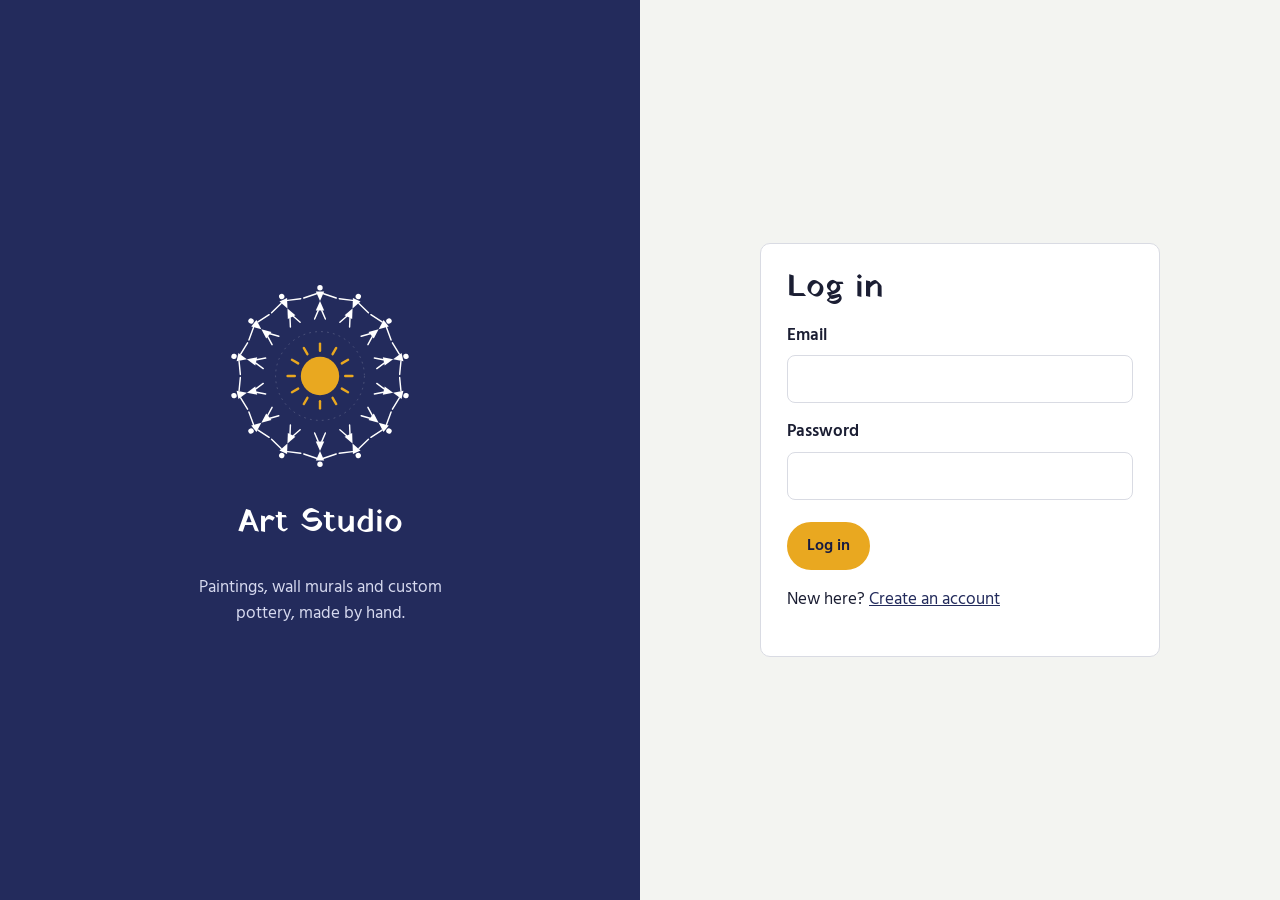
<file: static/login.html>
<!DOCTYPE html>
<html lang="en">
<head>
  <meta charset="utf-8"><meta name="viewport" content="width=device-width, initial-scale=1">
  <link rel="preconnect" href="https://fonts.googleapis.com"><link rel="preconnect" href="https://fonts.gstatic.com" crossorigin>
  <link href="https://fonts.googleapis.com/css2?family=Hind:wght@400;600&family=Yatra+One&display=swap" rel="stylesheet">
  <link rel="stylesheet" href="style.css">
  <title>Log in - Art Studio</title>
</head>
<body>
  <div class="auth">
    <div class="auth-art">
      <div id="art"></div>
      <h2>Art Studio</h2>
      <p>Paintings, wall murals and custom pottery, made by hand.</p>
    </div>
    <div class="auth-form">
      <div class="panel">
        <h1 style="font-size:2rem">Log in</h1>
        <label>Email <input type="email" id="email" autocomplete="email"></label>
        <label>Password <input type="password" id="password" autocomplete="current-password"></label>
        <div class="actions-row"><button class="btn primary" id="loginBtn">Log in</button></div>
        <p>New here? <a href="register.html">Create an account</a></p>
      </div>
    </div>
  </div>
  <div id="message"></div>
  <script src="app.js"></script>
  <script>
    document.getElementById("art").innerHTML = dancersSvg();

    async function logIn() {
      try {
        await api("/login", "POST", {
          email: document.getElementById("email").value,
          password: document.getElementById("password").value,
        });
        window.location.href = "index.html";
      } catch (e) {
        showMessage("message", e.message, true);
      }
    }
    document.getElementById("loginBtn").onclick = logIn;
    document.getElementById("password").onkeydown = function (e) { if (e.key === "Enter") logIn(); };
  </script>
</body>
</html>
</file>
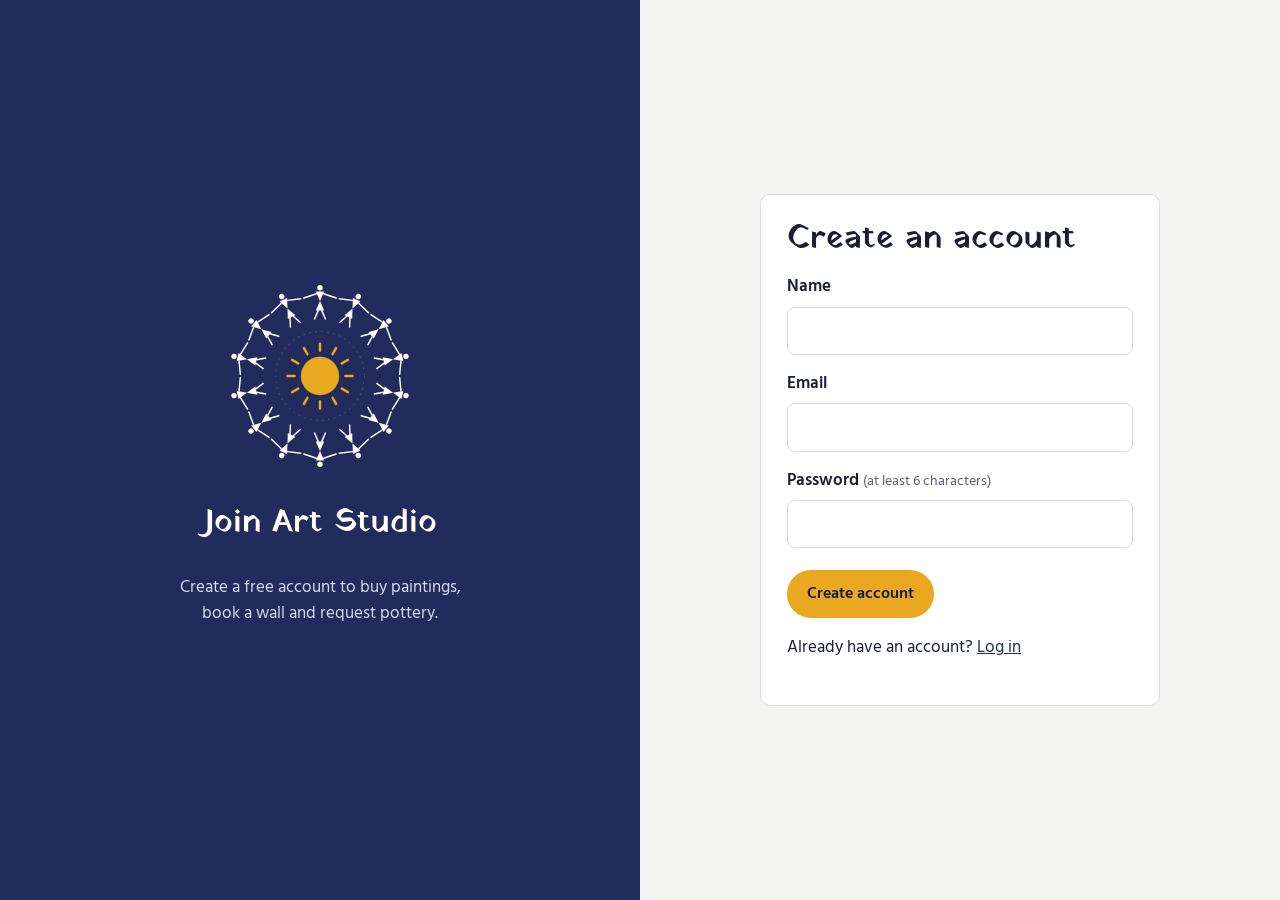
<file: static/register.html>
<!DOCTYPE html>
<html lang="en">
<head>
  <meta charset="utf-8"><meta name="viewport" content="width=device-width, initial-scale=1">
  <link rel="preconnect" href="https://fonts.googleapis.com"><link rel="preconnect" href="https://fonts.gstatic.com" crossorigin>
  <link href="https://fonts.googleapis.com/css2?family=Hind:wght@400;600&family=Yatra+One&display=swap" rel="stylesheet">
  <link rel="stylesheet" href="style.css">
  <title>Create account - Art Studio</title>
</head>
<body>
  <div class="auth">
    <div class="auth-art">
      <div id="art"></div>
      <h2>Join Art Studio</h2>
      <p>Create a free account to buy paintings, book a wall and request pottery.</p>
    </div>
    <div class="auth-form">
      <div class="panel">
        <h1 style="font-size:2rem">Create an account</h1>
        <label>Name <input type="text" id="name" autocomplete="name"></label>
        <label>Email <input type="email" id="email" autocomplete="email"></label>
        <label>Password <span class="hint">(at least 6 characters)</span>
          <input type="password" id="password" autocomplete="new-password"></label>
        <div class="actions-row"><button class="btn primary" id="registerBtn">Create account</button></div>
        <p>Already have an account? <a href="login.html">Log in</a></p>
      </div>
    </div>
  </div>
  <div id="message"></div>
  <script src="app.js"></script>
  <script>
    document.getElementById("art").innerHTML = dancersSvg();

    async function register() {
      try {
        await api("/register", "POST", {
          name: document.getElementById("name").value,
          email: document.getElementById("email").value,
          password: document.getElementById("password").value,
        });
        window.location.href = "index.html";
      } catch (e) {
        showMessage("message", e.message, true);
      }
    }
    document.getElementById("registerBtn").onclick = register;
    document.getElementById("password").onkeydown = function (e) { if (e.key === "Enter") register(); };
  </script>
</body>
</html>
</file>
<file: static/style.css>
/* ---------- Colours and fonts (change them here) ---------- */
:root {
  --indigo: #232B5C;
  --indigo-deep: #161B42;
  --haldi: #E9A820;       /* saffron yellow, used for the main buttons */
  --haldi-dark: #C98A0B;
  --kumkum: #B3261E;      /* red: sold, cancelled, errors */
  --mehendi: #3F7233;     /* green: available, confirmed, success */
  --paper: #F3F4F1;
  --surface: #FFFFFF;
  --ink: #1B1E33;
  --muted: #5A5F78;
  --line: #D9DBE3;
  --radius: 10px;
  --display: "Yatra One", Georgia, serif;
  --body: "Hind", system-ui, -apple-system, "Segoe UI", sans-serif;
}

* { box-sizing: border-box; }
html { scroll-behavior: smooth; }
body {
  margin: 0; font-family: var(--body); font-size: 17px; line-height: 1.55;
  color: var(--ink); background: var(--paper);
}
h1, h2, h3 { font-family: var(--display); font-weight: 400; line-height: 1.15; margin: 0 0 .5em; }
h1 { font-size: clamp(2.2rem, 5vw, 3.6rem); }
h2 { font-size: clamp(1.5rem, 3vw, 2rem); }
h3 { font-size: 1.25rem; }
a { color: var(--indigo); }
:focus-visible { outline: 3px solid var(--haldi); outline-offset: 2px; }

.page { max-width: 1080px; margin: 0 auto; padding: 32px 20px 64px; }
.lead { color: var(--muted); max-width: 60ch; }

/* ---------- Header ---------- */
.site-header { background: var(--indigo-deep); position: sticky; top: 0; z-index: 20; }
.bar { max-width: 1080px; margin: 0 auto; padding: 10px 20px; display: flex; align-items: center; gap: 22px; flex-wrap: wrap; }
.brand { display: flex; align-items: center; gap: 10px; color: #fff; text-decoration: none; font-family: var(--display); font-size: 1.35rem; }
.brand svg { width: 30px; height: 30px; }
.links { display: flex; gap: 6px; flex-wrap: wrap; }
.links a { color: #D5D8EE; text-decoration: none; padding: 6px 12px; border-radius: 999px; transition: background .2s, color .2s; }
.links a:hover { background: rgba(255,255,255,.12); color: #fff; }
.links a.active { background: var(--haldi); color: var(--indigo-deep); font-weight: 600; }
.who { margin-left: auto; color: #D5D8EE; font-size: .95rem; }
.who a { color: var(--haldi); margin-left: 8px; }

/* ---------- Buttons ---------- */
.btn, button {
  font-family: var(--body); font-size: 1rem; font-weight: 600; cursor: pointer;
  padding: 9px 18px; border-radius: 999px; border: 2px solid var(--indigo);
  background: transparent; color: var(--indigo); text-decoration: none; display: inline-block;
  transition: transform .15s, background .2s, color .2s, box-shadow .2s;
}
.btn:hover, button:hover { background: var(--indigo); color: #fff; }
.btn:active, button:active { transform: scale(.96); }
.btn.primary, button.primary { background: var(--haldi); border-color: var(--haldi); color: var(--indigo-deep); }
.btn.primary:hover, button.primary:hover { background: var(--haldi-dark); border-color: var(--haldi-dark); color: #fff; box-shadow: 0 6px 16px rgba(201,138,11,.35); }
.btn.danger, button.danger { border-color: var(--kumkum); color: var(--kumkum); }
.btn.danger:hover, button.danger:hover { background: var(--kumkum); color: #fff; }
.btn.small, button.small { padding: 4px 12px; font-size: .9rem; }
.btn.light { border-color: #fff; color: #fff; }
.btn.light:hover { background: #fff; color: var(--indigo); }
button:disabled { opacity: .5; cursor: not-allowed; }

/* ---------- Hero (home page) ---------- */
.hero { background: var(--indigo); color: #fff; }
.hero-inner { max-width: 1080px; margin: 0 auto; padding: 56px 20px 40px; display: grid; grid-template-columns: 1.1fr .9fr; gap: 32px; align-items: center; }
.hero h1 { color: #fff; margin-bottom: 16px; }
.hero p { color: #D5D8EE; font-size: 1.15rem; max-width: 46ch; margin: 0 0 24px; }
.hero .actions { display: flex; gap: 12px; flex-wrap: wrap; }
.hero-art svg { width: 100%; max-width: 400px; display: block; margin: 0 auto; }
.zigzag { height: 20px; background: var(--indigo);
  background-image: linear-gradient(135deg, var(--paper) 25%, transparent 25%), linear-gradient(225deg, var(--paper) 25%, transparent 25%);
  background-size: 20px 20px; background-position: -10px 0; }

/* The one animated moment: the ring of dancers turns slowly */
.ring { animation: turn 70s linear infinite; }
@keyframes turn { to { transform: rotate(360deg); } }
@media (prefers-reduced-motion: reduce) { .ring { animation: none; } html { scroll-behavior: auto; } * { transition: none !important; } }

/* ---------- Gallery ---------- */
.gallery-head { display: flex; align-items: end; justify-content: space-between; gap: 16px; flex-wrap: wrap; margin-bottom: 20px; }
.gallery-head h2 { margin: 0; }
.chips { display: flex; gap: 8px; }
.chip { padding: 5px 16px; font-size: .95rem; }
.chip.on { background: var(--indigo); color: #fff; }
.count { color: var(--muted); margin: 0 0 18px; }
.grid { display: grid; grid-template-columns: repeat(auto-fill, minmax(250px, 1fr)); gap: 24px; }

.card { background: var(--surface); border: 1px solid var(--line); border-radius: var(--radius); overflow: hidden; display: flex; flex-direction: column; transition: transform .25s, box-shadow .25s; }
.card:hover { transform: translateY(-4px); box-shadow: 0 14px 30px rgba(35,43,92,.16); }
.media { position: relative; display: block; width: 100%; aspect-ratio: 4 / 5; padding: 0; border: 0; border-radius: 0; background: none; overflow: hidden; cursor: zoom-in; }
.media:hover { background: none; }
.media img { width: 100%; height: 100%; object-fit: cover; display: block; transition: transform .5s, filter .3s; }
.card:hover .media img { transform: scale(1.06); }
.card.sold .media img { filter: grayscale(.85); opacity: .85; }
.noimg { display: flex; align-items: center; justify-content: center; width: 100%; height: 100%; color: var(--muted); font-size: .95rem;
  background: repeating-linear-gradient(135deg, #E7E9F2, #E7E9F2 10px, #EEF0F6 10px, #EEF0F6 20px); }
.stamp { position: absolute; top: 14px; right: 14px; padding: 2px 12px; border: 2px solid var(--kumkum); color: var(--kumkum); background: rgba(255,255,255,.92); font-family: var(--display); transform: rotate(-6deg); border-radius: 4px; }
.card-body { padding: 16px; display: flex; flex-direction: column; gap: 6px; flex: 1; }
.card-body h3 { margin: 0; display: -webkit-box; -webkit-line-clamp: 2; -webkit-box-orient: vertical; overflow: hidden; }
.artist { margin: 0; color: var(--muted); font-style: italic; }
.desc { margin: 0; color: var(--muted); font-size: .95rem; display: -webkit-box; -webkit-line-clamp: 3; -webkit-box-orient: vertical; overflow: hidden; }
.card-foot { margin-top: auto; padding-top: 12px; display: flex; align-items: center; justify-content: space-between; gap: 8px; }
.price { font-family: var(--display); font-size: 1.4rem; color: var(--indigo); }

/* ---------- Lightbox (opens when you click a painting) ---------- */
.lightbox { position: fixed; inset: 0; z-index: 50; background: rgba(22,27,66,.82); display: flex; align-items: center; justify-content: center; padding: 20px; animation: fade .2s; }
.lightbox[hidden] { display: none; }
@keyframes fade { from { opacity: 0; } }
.lb-box { background: var(--surface); border-radius: 14px; max-width: 900px; width: 100%; max-height: 92vh; overflow: auto; display: grid; grid-template-columns: 1fr 1fr; animation: pop .25s; }
@keyframes pop { from { transform: scale(.94); opacity: 0; } }
.lb-img { background: #E7E9F2; min-height: 320px; }
.lb-img img { width: 100%; height: 100%; object-fit: cover; display: block; }
.lb-text { padding: 28px; display: flex; flex-direction: column; gap: 10px; }
.lb-text h2 { margin: 0; }
.lb-close { align-self: flex-end; padding: 2px 12px; }
.lb-text .primary { align-self: flex-start; }

/* ---------- Badges, tables ---------- */
.badge { display: inline-block; padding: 1px 12px; border-radius: 999px; font-size: .88rem; font-weight: 600; background: #EEF0F6; color: var(--muted); }
.badge.available, .badge.placed, .badge.confirmed, .badge.accepted { background: #E3F0DF; color: var(--mehendi); }
.badge.requested { background: #FCF0D2; color: #8A5E00; }
.badge.sold, .badge.cancelled, .badge.declined { background: #F8E1DF; color: var(--kumkum); }
.table-wrap { overflow-x: auto; background: var(--surface); border: 1px solid var(--line); border-radius: var(--radius); margin-bottom: 36px; }
table { border-collapse: collapse; width: 100%; }
th, td { padding: 10px 14px; text-align: left; border-bottom: 1px solid var(--line); font-size: .95rem; vertical-align: middle; }
th { background: #EEF0F6; font-weight: 600; white-space: nowrap; }
tr:last-child td { border-bottom: 0; }
tbody tr:hover td, tr:hover td { background: #FAFAFC; }
td .btn, td button { margin: 2px 4px 2px 0; }
.thumb { width: 52px; height: 52px; border-radius: 8px; overflow: hidden; background: #E7E9F2; display: inline-block; vertical-align: middle; margin-right: 10px; }
.thumb img { width: 100%; height: 100%; object-fit: cover; display: block; }
.thumb .noimg { font-size: 0; }

/* ---------- Forms ---------- */
.panel { background: var(--surface); border: 1px solid var(--line); border-radius: var(--radius); padding: 26px; }
.two-col { display: grid; grid-template-columns: 1.2fr .8fr; gap: 24px; align-items: start; }
label { display: block; font-weight: 600; margin-top: 16px; }
label:first-child { margin-top: 0; }
input, select, textarea { display: block; width: 100%; margin-top: 6px; padding: 10px 12px; font: inherit; color: var(--ink); background: #fff; border: 1.5px solid var(--line); border-radius: 8px; transition: border-color .2s, box-shadow .2s; }
input:focus, select:focus, textarea:focus { outline: none; border-color: var(--indigo); box-shadow: 0 0 0 3px rgba(35,43,92,.18); }
.hint { color: var(--muted); font-size: .9rem; font-weight: 400; }
.actions-row { margin-top: 22px; display: flex; gap: 10px; flex-wrap: wrap; }
.summary { background: var(--indigo); color: #fff; border-radius: var(--radius); padding: 26px; }
.summary .big { font-family: var(--display); font-size: 2.4rem; color: var(--haldi); margin: 4px 0 14px; }
.summary ul { padding-left: 18px; margin: 0; color: #D5D8EE; font-size: .95rem; }

/* ---------- Login and sign-up pages ---------- */
.auth { min-height: 100vh; display: grid; grid-template-columns: 1fr 1fr; }
.auth-art { background: var(--indigo); color: #fff; display: flex; flex-direction: column; align-items: center; justify-content: center; padding: 32px; text-align: center; }
.auth-art svg { width: min(360px, 80%); }
.auth-art p { color: #D5D8EE; max-width: 32ch; }
.auth-form { display: flex; align-items: center; justify-content: center; padding: 32px 20px; }
.auth-form .panel { width: 100%; max-width: 400px; }

/* ---------- Messages ---------- */
.loading { color: var(--muted); font-style: italic; padding: 12px 0; }
.empty { color: var(--muted); background: var(--surface); border: 2px dashed var(--line); border-radius: var(--radius); padding: 28px; text-align: center; }
.error { color: var(--kumkum); background: #F8E1DF; padding: 10px 14px; border-radius: 8px; }
.success { color: var(--mehendi); background: #E3F0DF; padding: 10px 14px; border-radius: 8px; }
.toast { position: fixed; left: 50%; bottom: 24px; transform: translate(-50%, 24px); opacity: 0; pointer-events: none; z-index: 60; max-width: 90vw; box-shadow: 0 10px 28px rgba(0,0,0,.22); font-weight: 600; transition: opacity .3s, transform .3s; }
.toast.show { opacity: 1; transform: translate(-50%, 0); }
.toast.success { background: var(--mehendi); color: #fff; }
.toast.error { background: var(--kumkum); color: #fff; }

/* ---------- Small screens ---------- */
@media (max-width: 760px) {
  .hero-inner, .two-col, .auth, .lb-box { grid-template-columns: 1fr; }
  .hero-inner { padding-top: 32px; }
  .hero-art { order: -1; }
  .hero-art svg { max-width: 240px; }
  .auth-art { padding: 24px; }
  .auth-art svg { width: 160px; }
  .who { margin-left: 0; }
  .site-header { position: static; }
}
</file>
